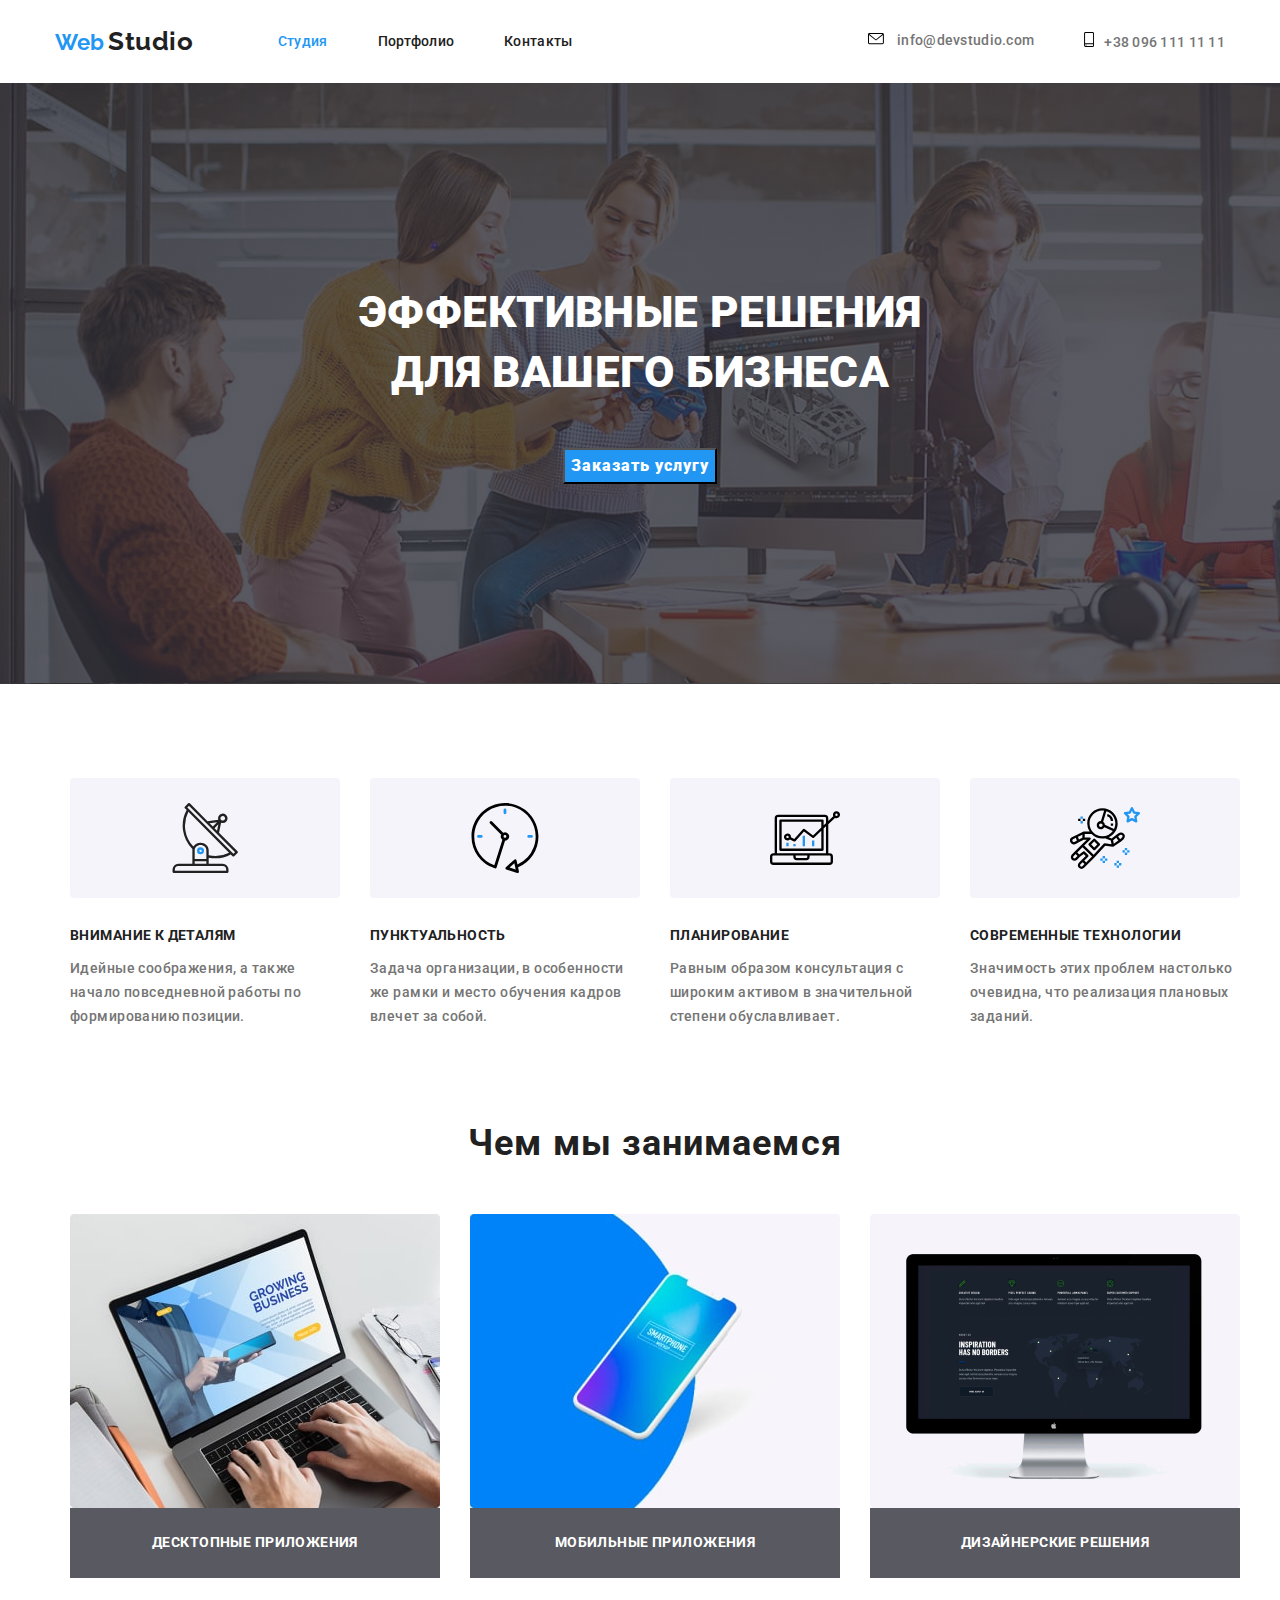
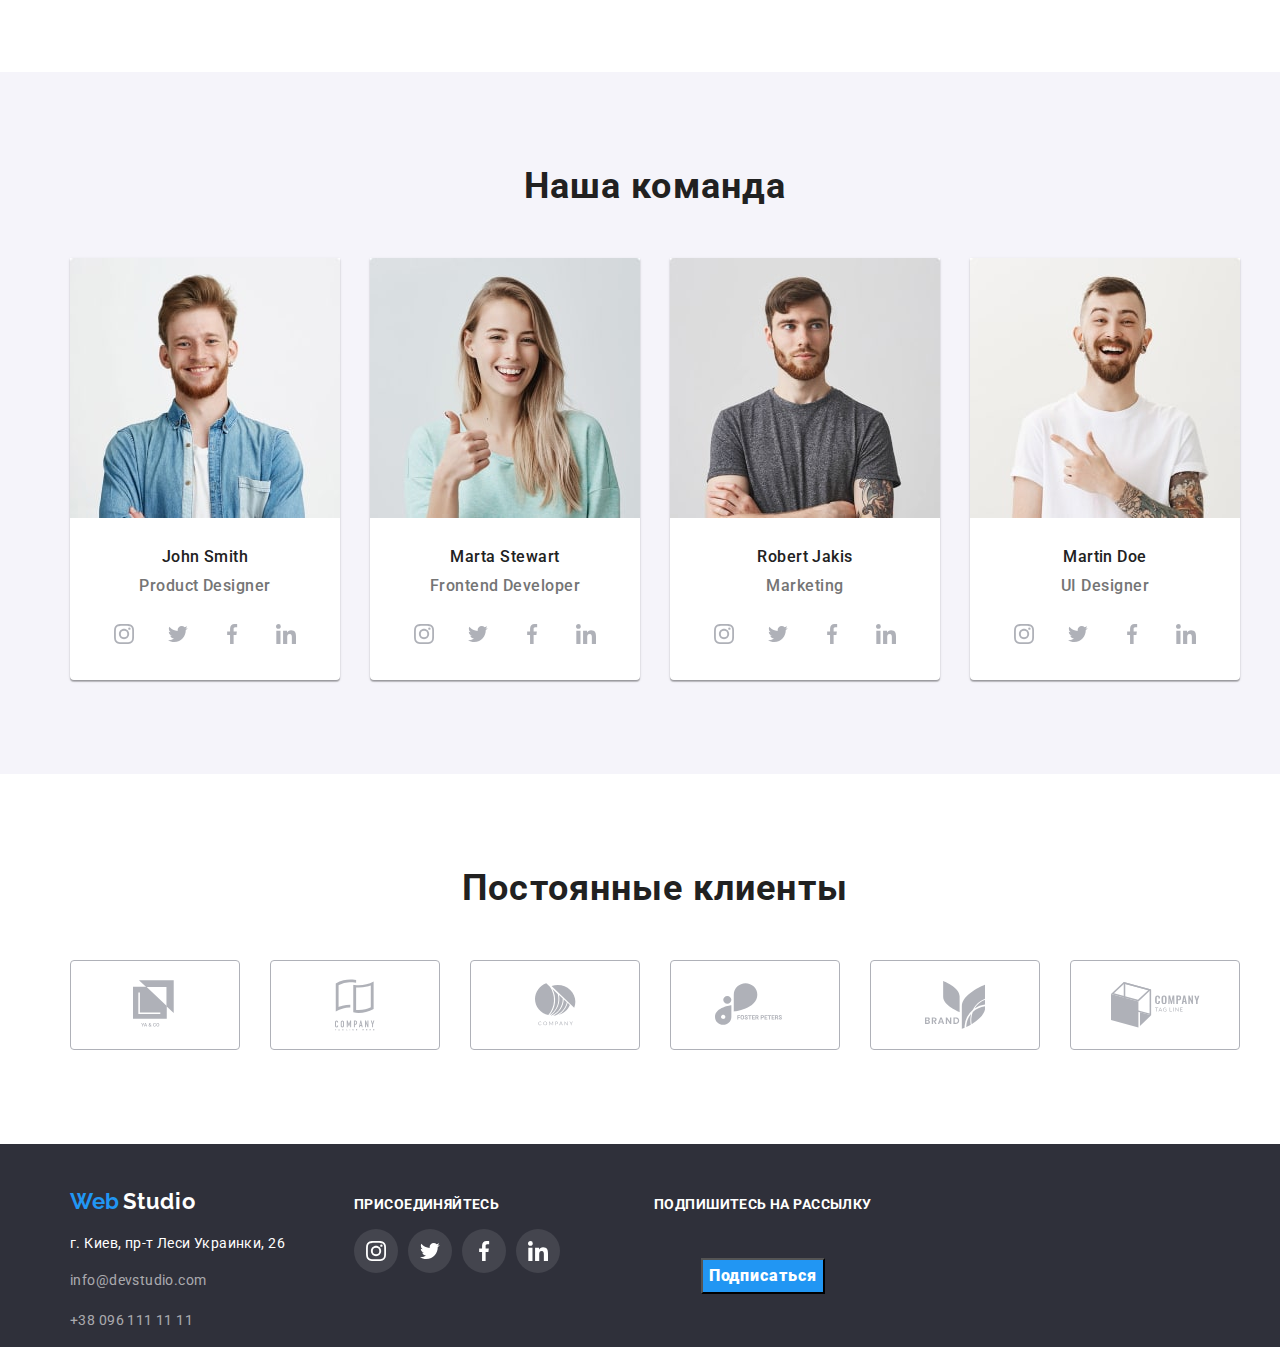
<file: index.html>
<!DOCTYPE html>
<html lang="ru">
  <head>
    <meta charset="UTF-8" />
    <meta name="viewport" content="width=device-width, initial-scale=1.0" />
    <title>Web Studio</title>
    <link 
    href="https://fonts.googleapis.com/css2?family=Raleway:wght@400;700&family=Roboto:wght@400;500;700&display=swap" 
    rel="stylesheet">
    <link rel="stylesheet" href="https://cdnjs.cloudflare.com/ajax/libs/modern-normalize/0.6.0/modern-normalize.min.css">
    <link rel="stylesheet" href="./CSS/styles.css" />
  </head>
  <body>
    
    <header>
      <div class="container"></div>
      <nav class="container-head mainn">
        <a href="" class="logo-main" ><span class="logo">Web</span> <span class="logo2" >Studio</span></a>
        <ul class="site-nove list">
          <li class="site-nove item"><a href="./index.html"class="link current">Студия</a></li>
          <li class="site-nove item"><a href="./Portfolio.html"class="link">Портфолио</a></li>
          <li class="site-nove item"><a href=""class="link">Контакты</a></li>
        </ul>
        
        <ul class="contacts-nav list">
          <li class="item"> 
            <a href="mailto:info@devstudio.com" class="contacts">  
              <svg class="cont-svg" width="16" height="12">
              <use href="./images/sprite.svg#icon-mail"></use>
            </svg> info@devstudio.com</a></li>
          <li class="item">
            <a href="tel:+380961111111" class="contacts"> 
              <svg class="cont-svg" width="10" height="15">
              <use href="./images/sprite.svg#icon-smartphone"></use>
            </svg>+38 096 111 11 11</a></li>
        </ul>   
      </nav>
    </div>
    </header>
    
    <main>
    
    <section class="section-effective list">
      <div class="container">
      <h1 class="business">Эффективные решения</br> для вашего бизнеса</h1>
      <button class="service" type="button">Заказать услугу</button> 
    </div>
    </section>

    <section class="section-details">
      <div class="container">
      <ul class="details-main">
        <li class="test">
         <div class="advantages-img"> 
           <svg width="70" height="70">
             <use href="./images/sprite.svg#icon-antena"> </use>
           </svg>
         </div>
          <h3 class="title">Внимание к деталям</h3>
          <p class="text">
            Идейные соображения, а также начало повседневной работы по
            формированию позиции.
          </p>
        </li>
        <li class="test">
          <div class="advantages-img">
            <svg width="70" height="70">
              <use href="./images/sprite.svg#icon-clock"> </use>
            </svg>
          </div>
          <h3 class="title">Пунктуальность</h3>
          <p class="text">
            Задача организации, в особенности же рамки и место обучения кадров
            влечет за собой.
          </p>
        </li>
        <li class="test">
          <div class="advantages-img">
            <svg  width="70" height="70">
              <use href="./images/sprite.svg#icon-diagram"> </use>
            </svg>
          </div>
          <h3 class="title">Планирование</h3>
          <p class="text">
            Равным образом консультация с широким активом в значительной степени
            обуславливает.
          </p>
        </li>
        <li class="test">
          <div class="advantages-img">
            <svg  width="70" height="70">
              <use href="./images/sprite.svg#icon-astronaut"> </use>
            </svg>
          </div>
          <h3 class="title">Современные технологии</h3>
          <p class="text">
            Значимость этих проблем настолько очевидна, что реализация плановых
            заданий.
          </p>
        </li>
      </ul>
    </div>
    </section>
    <!--Чем занимаемся-->
    <section class="section-job">
      <div class="container">
      <h2 class="section-title">Чем мы занимаемся</h2>
      <ul class="job-title">
        <li class="job-list">
          <div class="j-img"><a href=""> <img src="./images/laptop.jpg" alt="Ноутбук" /></a></div>
          <h3 class="job">Десктопные приложения</h3>
        </li>
        <li class="job-list">
          <div class="j-img"><a href=""> <img src="./images/smartphone.jpg" alt="Смартфон" /></a></div>
          <h3 class="job">Мобильные приложения</h3>
        </li>
        <li class="job-list">
          <div class="j-img"><a href=""> <img src="./images/display.jpg" alt="Монитор" /></a></div>
          <h3 class="job">Дизайнерские решения</h3>
        </li>
      </ul>
    </div>
    </section>
    <!--Команда-->
    
    <section class="section-team">
      <div class="container">
      <div class="tem">
      <h2 class="section-title">Наша команда</h2>
      <ul class="team-title">
        <li class="team-list">
          <div class="img-people"><img src="images/img.jpg" alt="John Smith" /></div>
          <h3 class="team">John Smith</h3>
          <p class="position">Product Designer</p>
          <ul class="soc-team">
            <li class="team-soc">
               <a class="svg-team" href="">
                 <svg  width="20" height="20">
                   <use href="./images/sprite.svg#icon-instagram"> </use>
                 </svg>
               </a>
            </li>
            <li class="team-soc">
              <a class="svg-team" href="">
                <svg  width="20" height="20">
                  <use href="./images/sprite.svg#icon-twit"> </use>
               </svg>
             </a>
           </li>
            <li class="team-soc">
              <a class="svg-team" href="">
                <svg  width="20" height="20">
                  <use href="./images/sprite.svg#icon-facebook"> </use>
                </svg>
              </a>
            </li>
            <li class="team-soc">
              <a class="svg-team" href="">
                <svg  width="20" height="20">
                  <use href="./images/sprite.svg#icon-linkedin"> </use>
                </svg>
              </a>
            </li>
          </ul>
        </li>
        <li class="team-list">
          <div class="img-people"><img src="images/img1.jpg" alt="Marta Stewart" /></div>
          <h3 class="team">Marta Stewart</h3>
          <p class="position">Frontend Developer</p>
          <ul class="soc-team">
            <li class="team-soc">
               <a class="svg-team" href="">
                 <svg  width="20" height="20">
                   <use href="./images/sprite.svg#icon-instagram"> </use>
                 </svg>
               </a>
            </li>
            <li class="team-soc">
              <a class="svg-team" href="">
                <svg  width="20" height="20">
                  <use href="./images/sprite.svg#icon-twit"> </use>
               </svg>
             </a>
           </li>
            <li class="team-soc">
              <a class="svg-team" href="">
                <svg  width="20" height="20">
                  <use href="./images/sprite.svg#icon-facebook"> </use>
                </svg>
              </a>
            </li>
            <li class="team-soc">
              <a class="svg-team" href="">
                <svg  width="20" height="20">
                  <use href="./images/sprite.svg#icon-linkedin"> </use>
                </svg>
              </a>
            </li>
          </ul>
        </li>
        <li class="team-list">
          <div class="img-people"><img src="images/img2.jpg" alt="Robert Jakis" /></div>
          <h3 class="team">Robert Jakis</h3>
          <p class="position">Marketing</p>
          <ul class="soc-team">
            <li class="team-soc">
               <a class="svg-team" href="">
                 <svg  width="20" height="20">
                   <use href="./images/sprite.svg#icon-instagram"> </use>
                 </svg>
               </a>
            </li>
            <li class="team-soc">
              <a class="svg-team" href="">
                <svg  width="20" height="20">
                  <use href="./images/sprite.svg#icon-twit"> </use>
               </svg>
             </a>
           </li>
            <li class="team-soc">
              <a class="svg-team" href="">
                <svg  width="20" height="20">
                  <use href="./images/sprite.svg#icon-facebook"> </use>
                </svg>
              </a>
            </li>
            <li class="team-soc">
              <a class="svg-team" href="">
                <svg  width="20" height="20">
                  <use href="./images/sprite.svg#icon-linkedin"> </use>
                </svg>
              </a>
            </li>
          </ul>
        </li>
        <li class="team-list">
          <div class="img-people"><img src="images/img3.jpg" alt="Martin Doe" /></div>
          <h3 class="team">Martin Doe</h3>
          <p class="position">UI Designer</p>
          <ul class="soc-team">
            <li class="team-soc">
               <a class="svg-team" href="">
                 <svg width="20" height="20">
                   <use href="./images/sprite.svg#icon-instagram"> </use>
                 </svg>
               </a>
            </li>
            <li class="team-soc">
              <a class="svg-team" href="">
                <svg  width="20" height="20">
                  <use href="./images/sprite.svg#icon-twit"> </use>
               </svg>
             </a>
           </li>
            <li class="team-soc">
              <a class="svg-team" href="">
                <svg  width="20" height="20">
                  <use href="./images/sprite.svg#icon-facebook"> </use>
                </svg>
              </a>
            </li>
            <li class="team-soc">
              <a class="svg-team" href="">
                <svg  width="20" height="20">
                  <use href="./images/sprite.svg#icon-linkedin"> </use>
                </svg>
              </a>
            </li>
          </ul>
        </li>
      </ul>
    </div>
  </div>
    </section class="section">
    <!---Клиенты-->
    <section class="section-customer">
      <div class="container">
      <h2 class="section-title">Постоянные клиенты</h2>
      <ul class="section-list">
        <li class="custo">
          
            <a class="svg-client" href="">
            <svg  width="45" height="50">
            <use href="./images/sprite.svg#icon-logo1"> </use>
         </svg> 
        </a>
      
        </li>
        <li class="custo">
          
            <a class="svg-client"  href="">
             <svg  width="40" height="52">
               <use href="./images/sprite.svg#icon-logo2"> </use>
             </svg> 
            </a>
          
        </li>
        <li class="custo">
          
            <a class="svg-client" href="">
              <svg  width="41" height="43">
                <use href="./images/sprite.svg#icon-logo3"> </use>
              </svg> 
            </a>
         
        </li>
        <li class="custo">
          
            <a class="svg-client" href="">
              <svg  width="80" height="43">
                <use href="./images/sprite.svg#icon-logo4"> </use>
              </svg>  
            </a>
         
        </li>
        <li class="custo">
          
            <a class="svg-client" href="">
              <svg  width="60" height="48">
                <use href="./images/sprite.svg#icon-logo5"> </use>
              </svg> 
            </a>
        
        </li>
        <li class="custo">
          
            <a class="svg-client" href="">
              <svg  width="89" height="46">
                <use href="./images/sprite.svg#icon-logo6"> </use>
             </svg> 
            </a>
         
        </li>
      </ul>
    </section>
  </div>
  </main>

    <footer class="footer-title">
      <div class="container">
      <div class="title-footer">
        <address>
          <div class="lo"><span class="logo">Web</span> <span class="logo3">Studio</span></div> <br />
          
          <span class="city"> г. Киев, пр-т Леси Украинки, 26</span> <br />
          
          <ul class="conta">
            <li><a href="mailto:info@devstudio.com" class="contacts footer">info@devstudio.com</a></li> <br>
            <li><a href="tel:+380961111111" class="contacts footer">+38 096 111 11 11</a></li>
          </ul>
          
        </address>
      <div class="footer-to">
        <b class="to-us">Присоединяйтесь</b>
        <ul class="soc">
          <li class="soc-li">
            <a href=""class="social-networks">
              <svg  width="20" height="20">
                 <use href="./images/sprite.svg#icon-instagram"> </use>
              </svg>
            </a>
          </li>
          <li class="soc-li">
            <a href=""class="social-networks">
              <svg  width="20" height="20">
                <use href="./images/sprite.svg#icon-twit"> </use>
             </svg>
            </a>
          </li>
          <li class="soc-li">
            <a href=""class="social-networks">
              <svg  width="20" height="20">
                <use href="./images/sprite.svg#icon-facebook"> </use>
              </svg>
            </a>
          </li>
          <li class="soc-li">
            <a href=""class="social-networks">
              <svg  width="20" height="20">
                <use href="./images/sprite.svg#icon-linkedin"> </use>
              </svg>
            </a>
          </li>
        </ul>
      </div>
      <div class="dib">
        <b class="to-us">Подпишитесь на рассылку</b>
        <button class="service" type="button">Подписаться</button> 
      </div>
    </div>
  </div>
    </footer>

  </body>
</html>
</file>
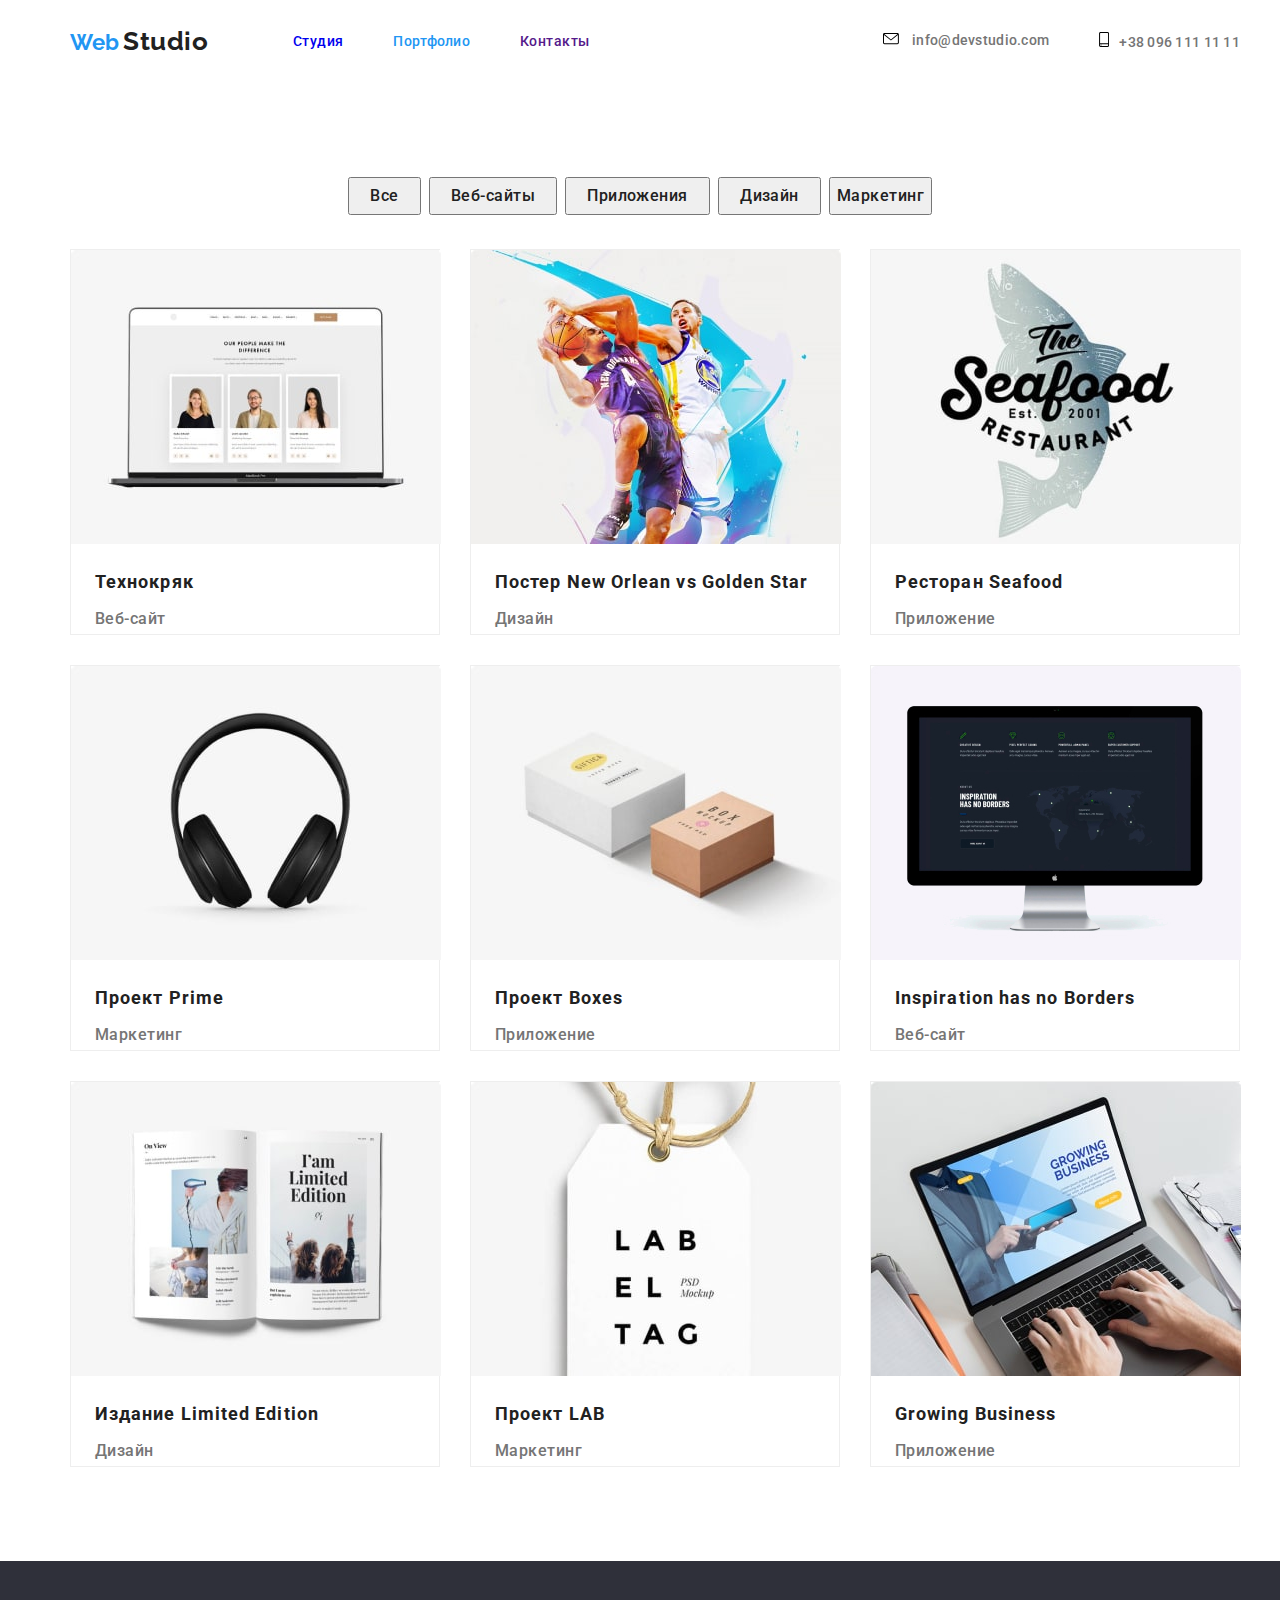
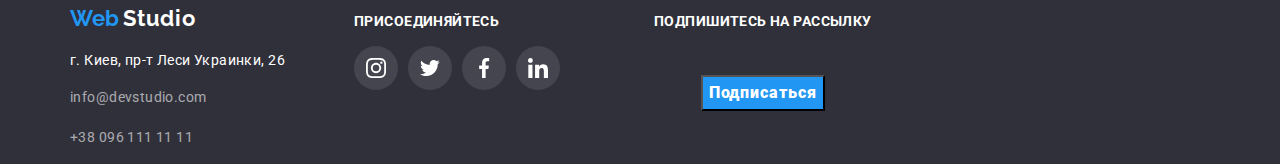
<file: Portfolio.html>
<!DOCTYPE html>
<html lang="ru">
  <head>
    <meta charset="UTF-8" />
    <meta name="viewport" content="width=device-width, initial-scale=1.0" />
    <title>Портфолио</title>
    <link 
    href="https://fonts.googleapis.com/css2?family=Raleway:wght@400;700&family=Roboto:wght@400;500;700&display=swap" 
    rel="stylesheet">
    <link rel="stylesheet" href="https://cdnjs.cloudflare.com/ajax/libs/modern-normalize/0.6.0/modern-normalize.min.css">
    <link rel="stylesheet" href="./CSS/styles.css" />
  </head>
  <body>
    <!---Шапка-->
    <header class="mar">
      <div class="container">
      <nav class="container-head mainn"> 
        <a href="" class="logo-main" ><span class="logo">Web</span> <span class="logo2" >Studio</span></a>
        <ul class="site-nove list">
          <li class="site-nove item"><a href="./index.html">Студия</a></li>
          <li class="site-nove item"><a href="./Portfolio.html"class="port">Портфолио</a></li>
          <li class="site-nove item"><a href="">Контакты</a></li>
        </ul>
        
        <ul class="contacts-nav list">
          <li class="item"> 
            <a href="mailto:info@devstudio.com" class="contacts">  
              <svg class="cont-svg" width="16" height="12">
              <use href="./images/sprite.svg#icon-mail"> </use>
            </svg> info@devstudio.com</a></li>
          <li class="item">
            <a href="tel:+380961111111" class="contacts"> 
              <svg class="cont-svg" width="10" height="15">
              <use href="./images/sprite.svg#icon-smartphone"> </use>
            </svg>+38 096 111 11 11</a></li>
        </ul>   
      </nav>
    </header>
    
    <main>
    <section class="button-title">
      <div class="container">
        <ul class="site-nove list">
            <li class="list-button"><button class="button ol" type="button">Все</button></li>
            <li class="list-button"><button class="button sa" type="button">Веб-сайты</button></li>
            <li class="list-button"><button class="button app" type="button">Приложения</button></li>
            <li class="list-button"><button class="button diz" type="button">Дизайн</button></li>
            <li class="list-button"><button class="button merk" type="button">Маркетинг</button> </li>
        </ul>
      </div>
    </section>

    <section class="section-gr">
      <div class="container">
      <h1 class="disp">Проекты</h1> 
      <div class="test-cont">  
      <ul class="grid">
            <li class="feature-etem">
                <a href=""><img src="./images/imglaptop.jpg" alt="Ноутбук" />
                    <h2 class="section-portfolio">Технокряк</h2>
                    <p class="name">Веб-сайт</p>
                    <p class="description">
                        Технокряк это современная площадка распространения коронавируса.
                        Компании используют эту платформу для цифрового шпионажа
                        и атак на защищённые сервера конкурентов.
                    </p>
                  </a>
            </li>
            <li class="feature-etem">
                <a href=""><img src="./images/bascet.jpg" alt="Баскет">
                    <h2 class="section-portfolio">Постер New Orlean vs Golden Star</h2>
                    <p class="name">Дизайн</p>
                    <p class="description">
                        Технокряк это современная площадка распространения коронавируса.
                        Компании используют эту платформу для цифрового шпионажа
                        и атак на защищённые сервера конкурентов.
                    </p>
                  </a>
            </li>
            <li class="feature-etem">
                <a href=""><img src="./images/restor.jpg" alt="Морепродукты">
                    <h2 class="section-portfolio">Ресторан Seafood</h2>
                    <p class="name">Приложение</p>
                    <p class="description">
                        Технокряк это современная площадка распространения коронавируса.
                        Компании используют эту платформу для цифрового шпионажа
                        и атак на защищённые сервера конкурентов.
                    </p>
                  </a>
            </li>
            <li class="feature-etem">
                <a href=""><img src="./images/headphones.jpg" alt="Наушники">
                    <h2 class="section-portfolio">Проект Prime</h2>
                    <p class="name">Маркетинг</p>
                    <p class="description">
                        Технокряк это современная площадка распространения коронавируса.
                        Компании используют эту платформу для цифрового шпионажа
                        и атак на защищённые сервера конкурентов.
                    </p>
                  </a>
            </li>
            <li class="feature-etem">
                <a href=""><img src="./images/boxes.jpg" alt="Коробки">
                    <h2 class="section-portfolio">Проект Boxes</h2>
                    <p class="name">Приложение</p>
                    <p class="description">
                        Технокряк это современная площадка распространения коронавируса.
                        Компании используют эту платформу для цифрового шпионажа
                        и атак на защищённые сервера конкурентов.
                    </p>
                  </a>
            </li>
            <li class="feature-etem">
                <a href=""><img src="./images/displayn.jpg" alt="Монитор">
                    <h2 class="section-portfolio">Inspiration has no Borders</h2>
                    <p class="name">Веб-сайт</p>
                    <p class="description">
                        Технокряк это современная площадка распространения коронавируса.
                        Компании используют эту платформу для цифрового шпионажа
                        и атак на защищённые сервера конкурентов.
                    </p>
                  </a>
            </li>
            <li class="feature-etem">
                <a href=""><img src="./images/book.jpg" alt="Книга">
                    <h2 class="section-portfolio">Издание Limited Edition</h2>
                    <p class="name">Дизайн</p>
                    <p class="description">
                        Технокряк это современная площадка распространения коронавируса.
                        Компании используют эту платформу для цифрового шпионажа
                        и атак на защищённые сервера конкурентов.
                    </p>
                  </a>
            </li>
            <li class="feature-etem">
                <a href=""><img src="./images/lab.jpg" alt="Бирка">
                    <h2 class="section-portfolio">Проект LAB</h2>
                    <p class="name">Маркетинг</p>
                    <p class="description">
                        Технокряк это современная площадка распространения коронавируса.
                        Компании используют эту платформу для цифрового шпионажа
                        и атак на защищённые сервера конкурентов.
                    </p> 
                  </a>
            </li>
            <li class="feature-etem">
                <a href=""><img src="./images/laptopp.jpg" alt="Ноутбук"> 
                    <h2 class="section-portfolio">Growing Business</h2>
                    <p class="name">Приложение</p>
                    <p class="description">
                        Технокряк это современная площадка распространения коронавируса.
                        Компании используют эту платформу для цифрового шпионажа
                        и атак на защищённые сервера конкурентов.
                    </p>
                  </a>
            </li>
        </ul>
      </div> 
    </div>
   </section> 


  </main>

  <footer class="footer-title">
    <div class="container">
    <div class="title-footer">
      <address>
        <div class="lo"><span class="logo">Web</span> <span class="logo3">Studio</span></div> <br />
        
        <span class="city"> г. Киев, пр-т Леси Украинки, 26</span> <br />
        
        <ul class="conta">
          <li><a href="mailto:info@devstudio.com" class="contacts footer">info@devstudio.com</a></li> <br>
          <li><a href="tel:+380961111111" class="contacts footer">+38 096 111 11 11</a></li>
        </ul>
        
      </address>
      <div class="footer-to">
        <b class="to-us">Присоединяйтесь</b>
        <ul class="soc">
          <li class="soc-li">
            <a href=""class="social-networks">
              <svg  width="20" height="20">
                 <use href="./images/sprite.svg#icon-instagram"> </use>
              </svg>
            </a>
          </li>
          <li class="soc-li">
            <a href=""class="social-networks">
              <svg  width="20" height="20">
                <use href="./images/sprite.svg#icon-twit"> </use>
             </svg>
            </a>
          </li>
          <li class="soc-li">
            <a href=""class="social-networks">
              <svg  width="20" height="20">
                <use href="./images/sprite.svg#icon-facebook"> </use>
              </svg>
            </a>
          </li>
          <li class="soc-li">
            <a href=""class="social-networks">
              <svg  width="20" height="20">
                <use href="./images/sprite.svg#icon-linkedin"> </use>
              </svg>
            </a>
          </li>
        </ul>
      </div>
      <div class="dib">
        <b class="to-us">Подпишитесь на рассылку</b>
        <button class="service" type="button">Подписаться</button> 
      </div>
    </div>
  </div>
  </footer>
  </body>
</html>
</file>
<file: CSS/styles.css>
html {
    box-sizing: border-box;
  }
:root {
    --title-text-color:#757575;
    --heading-text-color:#212121;
    --background-text-color:#2196F3;
    --white-text-color:#FFFFFF;
}
body {
    background-color: var(--white-text-color );
    color: var(--title-text-color );
    font-family: Roboto, sans-serif;
    font-size: 14px;
    line-height: 1,14;
    font-weight: 500;
    letter-spacing: 0.03em;
}
address {
    margin-right: 69px;
}

a {
    text-decoration: none;  
}
li {
    list-style-type: none;
}
ul {
    padding: 0;
}
.list {
    padding: 0;
    margin: 0;
}
.description {
    display: none;
}
img { 
    padding: 0;
    margin: 0;
    display: block;
}
.business {
    margin: 0;
}
.disp {
    display: none;
}
.section-details {
    padding-top: 94px;
    padding-bottom: 94px;
    margin-left: auto;
    margin-right: auto;
    width: 1200px;
    padding-left: 15px;
    padding-right: 15px;

}
.details-main {
    display: flex;
    margin-left: auto;
    margin-right: auto;
    margin: 0;
    padding: 0;
   justify-content: center:
}
.test {
    width: 270px;
    height: 251px;
}
.details-main .test:not(:last-child) {
    margin-right: 30px;
}
.section-job {
    padding-bottom: 94px;
    margin-left: auto;
    margin-right: auto;
    width: 1200px;
    padding-left: 15px;
    padding-right: 15px;
}
.container-head {
    margin-left: auto;
    margin-right: auto;
    width: 1200px;
    padding-left: 15px;
    padding-right: 15px;

}
.tem {
    padding-top: 94px;
    margin-left: auto;
    margin-right: auto;
    width: 1200px;
    padding-left: 15px;
    padding-right: 15px;
}
.section-team {
    background-color: #F5F4FA;
    padding-bottom: 94px;
}
.section-customer {
    padding-top: 94px;
    padding-bottom: 94px;
    margin-left: auto;
    margin-right: auto;
    width: 1200px;
    padding-left: 15px;
    padding-right: 15px;
}
.container {
    width: 1200px;
    margin: 0 auto;
    padding: 0 15px;
}
.title-footer {
    margin-left: auto;
    margin-right: auto;
    width: 1200px;
    padding-left: 15px;
    padding-right: 15px;
}
.button-title {
    margin-left: auto;
    margin-right: auto;
    width: 1200px;
    padding-left: 15px;
    padding-right: 15px;
}
.section-grid {
    margin-left: auto;
    margin-right: auto;
    width: 1200px;
    padding-left: 15px;
    padding-right: 15px;
}

.logo {
    color: var(--background-text-color);
    font-family: Raleway;
    font-style: normal;
    font-weight: bold;
    font-size: 22px;
    line-height: 1.18;
    letter-spacing: 0.03em;
}
.logo2 {
    color: var(--heading-text-color);
    font-family: Raleway, sans-serif;
    font-weight: bold;
    font-size: 26px;
    line-height: 1.19;
}
.logo3 {
    font-family: Raleway;
    font-style: normal;
    font-weight: bold;
    font-size: 22px;
    line-height: 1.18;
    letter-spacing: 0.03em;
    color: var(--white-text-color);    
}
.site-nove {
    display:flex ;
    justify-content:center 
}
.site-nove .item:not(:last-child) {
    margin-right: 50px;
}
.site-nove .port {
    font-weight: 500;
    font-size: 14px;
    line-height: 16px;
    letter-spacing: 0.02em;
    color: #2196F3;
}
.site-nove .link {
    display: block;
    color: var(--heading-text-color);
    font-weight: 500;
    font-size: 14px;
    line-height: 1.14;
    letter-spacing: 0.02em;
}
.site-nove .link:hover, 
.site-nove .link:focus
.site-nove .link:active {
    color: var(--background-text-color);
}
.contacts-nav .contacts{
    font-family: Roboto;
    font-style: normal;
    font-weight: 500;
    font-size: 14px;
    line-height: 1.14;
    letter-spacing: 0.02em;
    color: var(--title-text-color);
}
.contacts-nav .contacts:hover,
.contacks-nav .contacts:focus {
    color: var(--background-text-color);
}
.section-effective {
    padding: 200px 0;
    background-image: linear-gradient(
        rgba(47, 48, 58, 0.8),
        rgba(47, 48, 58, 0.8)
        ),
        url(../images/Headerimg.jpg);
        text-align: center;
        max-width: 1600px;
        margin-right: auto; 
        margin-left:auto
}
.service {  
    cursor: pointer;
    margin-top: 45px;
    margin-left: auto;
    margin-right: auto;
    font-family: Roboto;
    font-weight: 900;
    font-size: 16px;
    line-height: 1.87;
    font-style: normal; 
    align-items: center;
    text-align: center;
    letter-spacing: 0.06em;
    display: flex;
    color: var(--white-text-color);
    background: var(--background-text-color);
    
}
.section-title {
    margin-bottom: 50px;
    margin-top: 0;
    color: var(--heading-text-color);
    font-weight: bold;
    font-size: 36px;
    line-height: 1.16;
    text-align: center;
    letter-spacing: 0.03em;
    
}
.job {
    margin: 0;
    padding: 27px 82px 27px 82px;;
    font-weight: bold;
    font-size: 14px;
    line-height: 1.14;
    text-align: center;
    letter-spacing: 0.03em;
    text-transform: uppercase;
    color: var(--white-text-color);
    background: rgba(47, 48, 58, 0.8)
}
.text {
    font-size: 14px;
    line-height: 1.71;
    letter-spacing: 0.03em;
    margin-bottom: 0;
}
.footer-title {
    background: #2F303A;
}
.white {
    color: var(--white-text-color);
}
.primary {
    color: var(--white-text-color);
    background: var(--background-text-color);
}
.soc .soc-li:not(:last-child) {
 margin-right: 10px;
}

.button {
    cursor: pointer;
    font-family: Roboto, sans-serif;
    font-weight: 500;
    font-size: 16px;
    line-height: 1.65;
    text-align: center;
    letter-spacing: 0.03em;
    color: var(--heading-text-color);
}
.button:focus,
.button:hover {
    color: var(--white-text-color);
    background: var(--background-text-color);
}
.business {
    color: var(--white-text-color);
    font-weight: 900;
    font-size: 44px;
    line-height: 1.36;
    text-align: center;
    text-transform: uppercase;
    margin-left: auto;
    margin-right: auto;  
}
.title {
    color: var(--heading-text-color);
    font-weight: bold;
    font-size: 14px;
    line-height: 1.14;
    letter-spacing: 0.03em;
    text-transform: uppercase;
}
.team {
    margin-top: 30px;
    margin-bottom: 0;
    font-weight: 500;
    font-size: 16px;
    line-height: 1.18;
    text-align: center;
    letter-spacing: 0.03em;
    color: var(--heading-text-color);
}
.position {
    margin-top: 10px;
    margin-bottom: 0;
    font-size: 16px;
    line-height: 1.18;
    text-align: center;
    letter-spacing: 0.03em;
}
.description {
    font-size: 18px;
    line-height: 1.55;
    letter-spacing: 0.03em;
    color: var(--white-text-color);
    background: var(--background-text-color);
}
.section-portfolio {
    padding-left: 24px;
    margin-top: 20px;
    margin-bottom: 0;
    font-weight: bold;
    font-size: 18px;
    line-height: 2;
    letter-spacing: 0.06em;
    color: var(--heading-text-color);
}
.name {
    padding-left: 24px;
    margin-top: 4px;
    margin-bottom: 0;
    line-height: 30px;
    font-size: 16px;
    color: var(--title-text-color);
    letter-spacing: 0.03em;
}
.contacts-nav {
    
    display: flex;
    margin-left: auto;
}
.contacts-nav .item + .item {
    margin-left: 50px;
}
.item {
    padding-top: 32px;
    padding-bottom: 32px;
}
.mainn {
    display: flex;
    align-items: center;  
}
.to-us {
    font-weight: bold;
    font-size: 14px;
    line-height: 1.14;
    letter-spacing: 0.03em;
    text-transform: uppercase;
    color: var(--white-text-color);    
}
.city {
    font-family: Roboto;
    font-style: normal;
    font-weight: normal;
    font-size: 14px;
    line-height: 24px;
    letter-spacing: 0.03em;
    color: var(--white-text-color);
}
.site-nove .link.current {
    color: var(--background-text-color);
}
.contacts.footer {
    font-size: 14px;
    line-height: 1.71;
    letter-spacing: 0.03em;
    color: rgba(255, 255, 255, 0.6);
}
.logo-main {
    margin-right: 85px;
}
.test .title {
    margin: 0; 
    margin-top: 30px;
}
.advantages-img {
    width: 270px;
    height: 120px;
    display: block;
    border-radius: 4px;
    text-align: center;
    background-color: #F5F4FA;
    display: flex;
    align-items: center;
    justify-content: center;
}
.job-title {
    display: flex;
    padding: 0;
    margin: 0;
}
.job-title .job-list:not(:last-child) {
    margin-right: 30px;  
}
.team-title {
    display: flex;
    margin: 0;
    padding: 0;
}
.team-title .team-list:not(:last-child) {
    margin-right: 30px; 
}
.soc-team {
    margin-top: 16px;
}
.team-list {
    background: #FFFFFF;
    box-shadow: 0px 2px 1px rgba(0, 0, 0, 0.2), 0px 1px 1px rgba(0, 0, 0, 0.14), 0px 1px 3px rgba(0, 0, 0, 0.12);
    border-radius: 0px 0px 4px 4px;
    width: 270px;
    height: 422px;  
}

.section-list {
    display: flex;
    margin: 0;
    padding: 0;
}
.section-list .custo:not(:last-child) {
    margin-right: 30px;
}

.customer-img {
    display: flex;
    text-align: center; 
    justify-content: center;
    padding-top: 20px;
}
.customer-img:not(:last-child) {
    padding-right: 30px;
}
.conta .contacts:hover,
.conta .contacts:focus {
    color: var(--background-text-color);
}
.conta .contacts {
    font-family: Roboto;
    font-style: normal;
    font-weight: normal;
    font-size: 14px;
    line-height: 1.71;
    letter-spacing: 0.03em;
    color: rgba(255, 255, 255, 0.6);
}    
.soc {
    display: flex;
    margin-top: 16px;
    margin-bottom: 0;
}
.soc-li {
    
    text-align:  center;
    width: 44px;
    height: 44px;
}
.title-footer {
    display: flex;
    padding-top: 45px;
    align-items: baseline;
}
.footer-to {
    width: 206px;
    height: 80px;
    margin-right: 94px;
    align-items: center;
    justify-content: space-around;
}
.site-nove .list-button:not(:last-child)  {
    margin-right: 8px;
}
.grid {
    display: flex;
    flex-wrap: wrap;
    margin: 0;
}
.list .ol {
    width: 73px;
    height: 38px;
}
.list .sa {
    width: 128px;
    height: 38px;
}
.list .app {
    width: 145px;   
    height: 38px;
}
.list .diz {
    width: 103px;
    height: 38px;
}
.list .merk {
    width: 103px;
    height: 38px;
}
.feature-etem {
    border: 1px solid #EEEEEE;
    width: 370px;
    margin-right: 30px;
    margin-bottom: 30px;
    
}
.grid .feature-etem:nth-child(n + 7) {
    margin-bottom: 0;
}
.feature-etem:nth-child(3n) {
    margin-right: 0;
}
.test-cont {
    width: 1200px;
    margin-left: auto;
    margin-right: auto;
    padding-right: 15px;
    padding-left: 15px;
    padding-bottom: 94px;
}
.feature-etem .description  {
    margin: 0;
}

.soc-team {
    display: flex;
    justify-content: center;

}
.team-soc {

    text-align:  center;
    width: 44px;
    height: 44px;
}
.soc-team .team-soc:not(:last-child) {
    margin-right: 10px;
}
.mar {
    padding-bottom: 94px;
}
.button-title {
    padding-right: 0;
    padding-left: 0;
    padding-bottom: 34px;
}

.svg-team {

    width: 44px;
    height: 44px;
    fill: #afb1b8;  
    align-items: center;
    justify-content: center;
    display: flex;
    border-radius: 50%;
}
.svg-team:hover {
    cursor: pointer;
    fill: #FFFFFF;
    background-color: #2196F3;
}
.svg-client {
    fill: #afb1b8;
    align-items: center;
    justify-content: center;
    display: flex;
    width:100%; 
    height:100%; 
    justify-content: center;
    display: flex;
    border: 1px solid #AFB1B8;
    box-sizing: border-box;
    border-radius: 4px;
}
.custo {
    width: 170px;
    height: 90px;  
}
.social-networks {
    width: 44px;
    height: 44px;
    fill: #FFFFFF;
    align-items: center;
    justify-content: center;
    display: flex;
    border-radius: 50%;
    background-color: rgba(255, 255, 255, 0.1);
}
.social-networks:hover {
  background-color:#2196F3 ;
}
.custo a:hover {
    border-color: #2196F3;
}
.custo a:hover svg {
    fill: #2196F3;
}
.item a:hover svg {
    fill: #2196F3;
}
.cont-svg {
    margin-right: 10px;
}
.feature-etem:hover {
    box-shadow: 1px 4px 6px rgba(0, 0, 0, 0.16), 0px 4px 4px rgba(0, 0, 0, 0.06), 0px 1px 1px rgba(0, 0, 0, 0.12);
}
</file>
